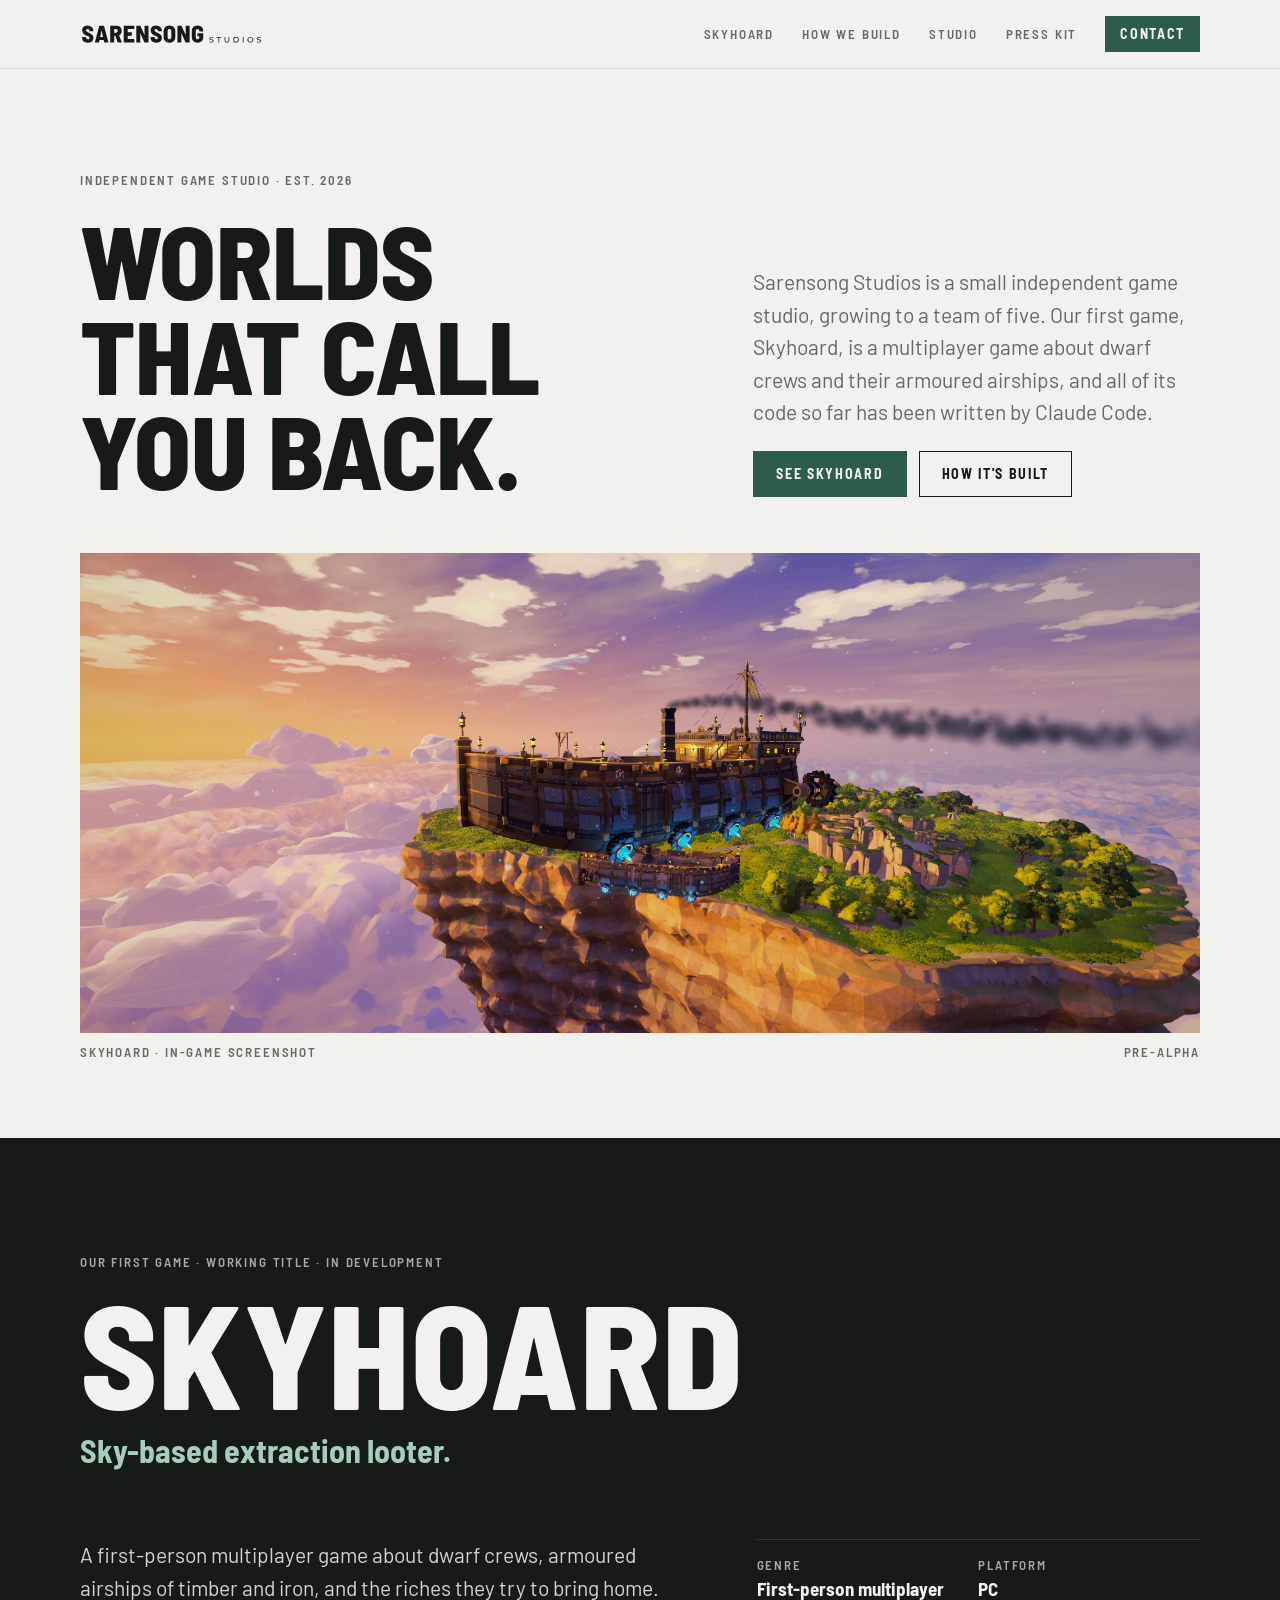
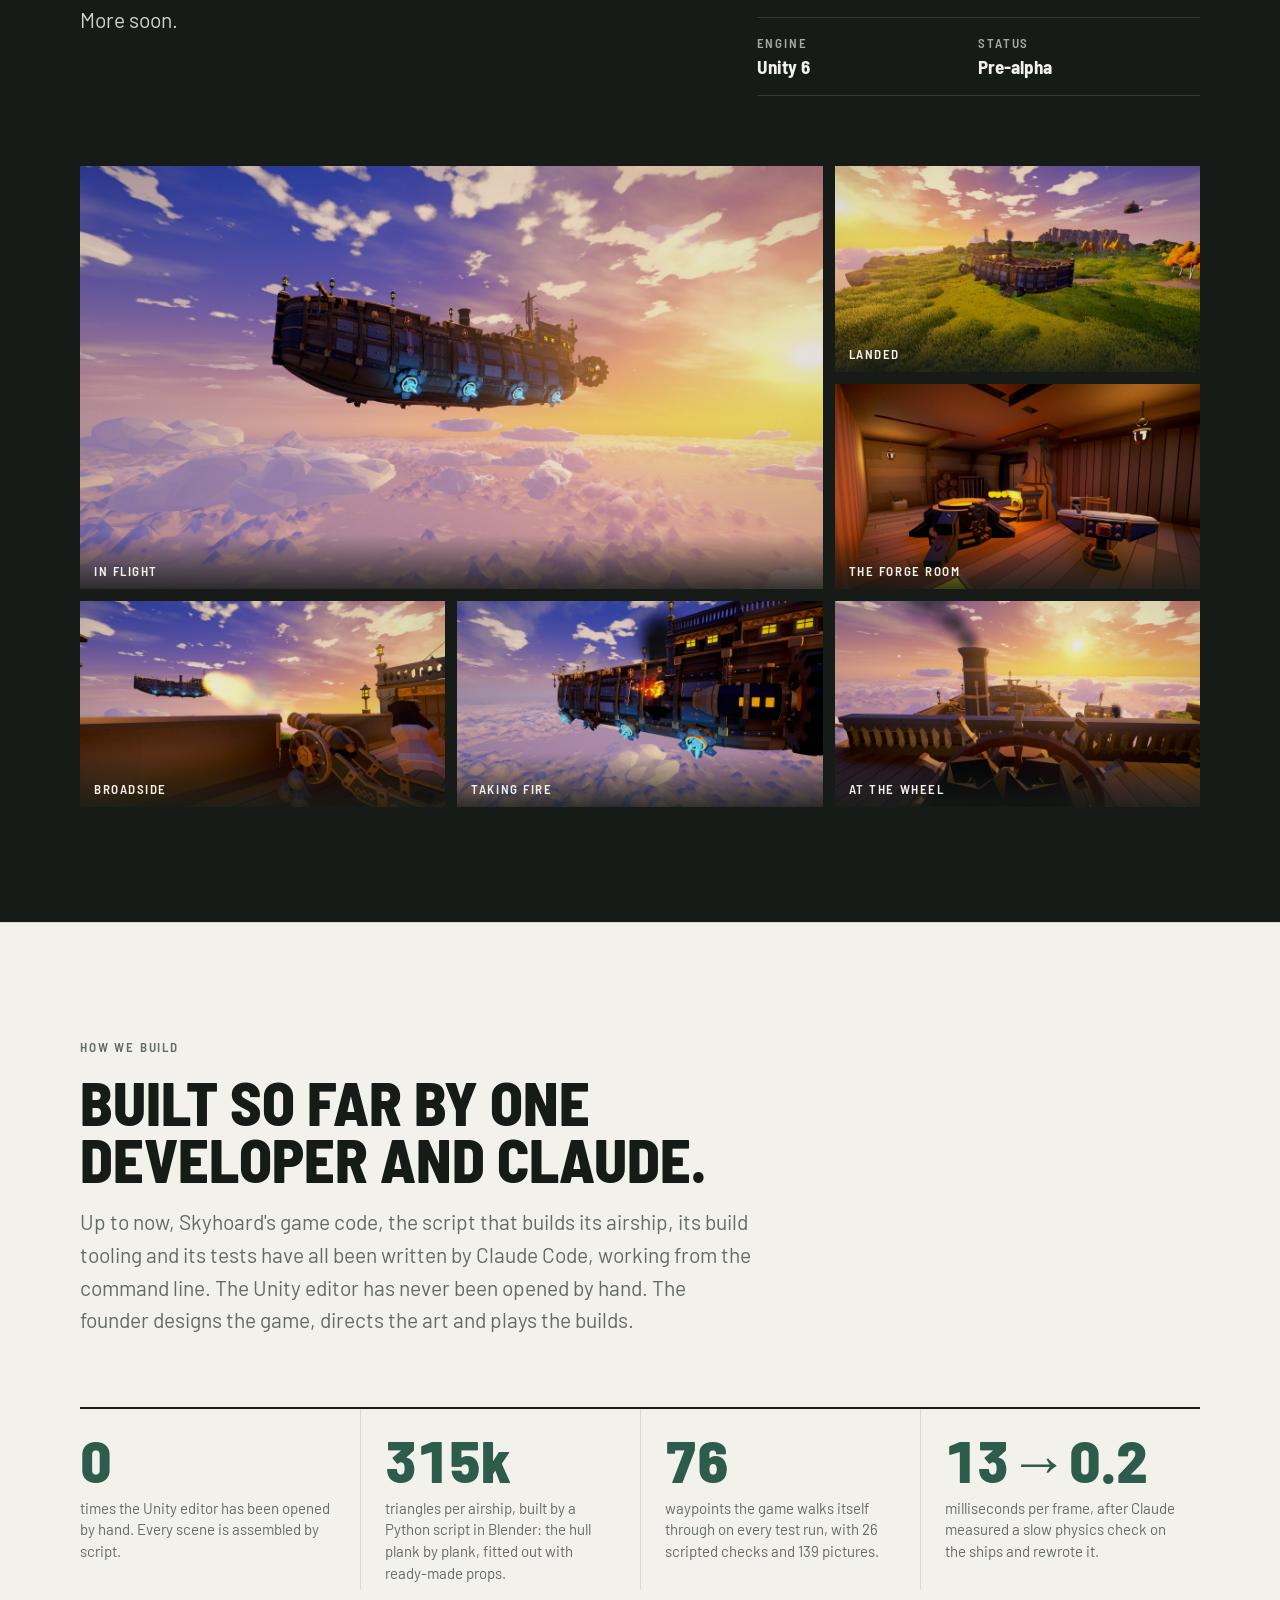
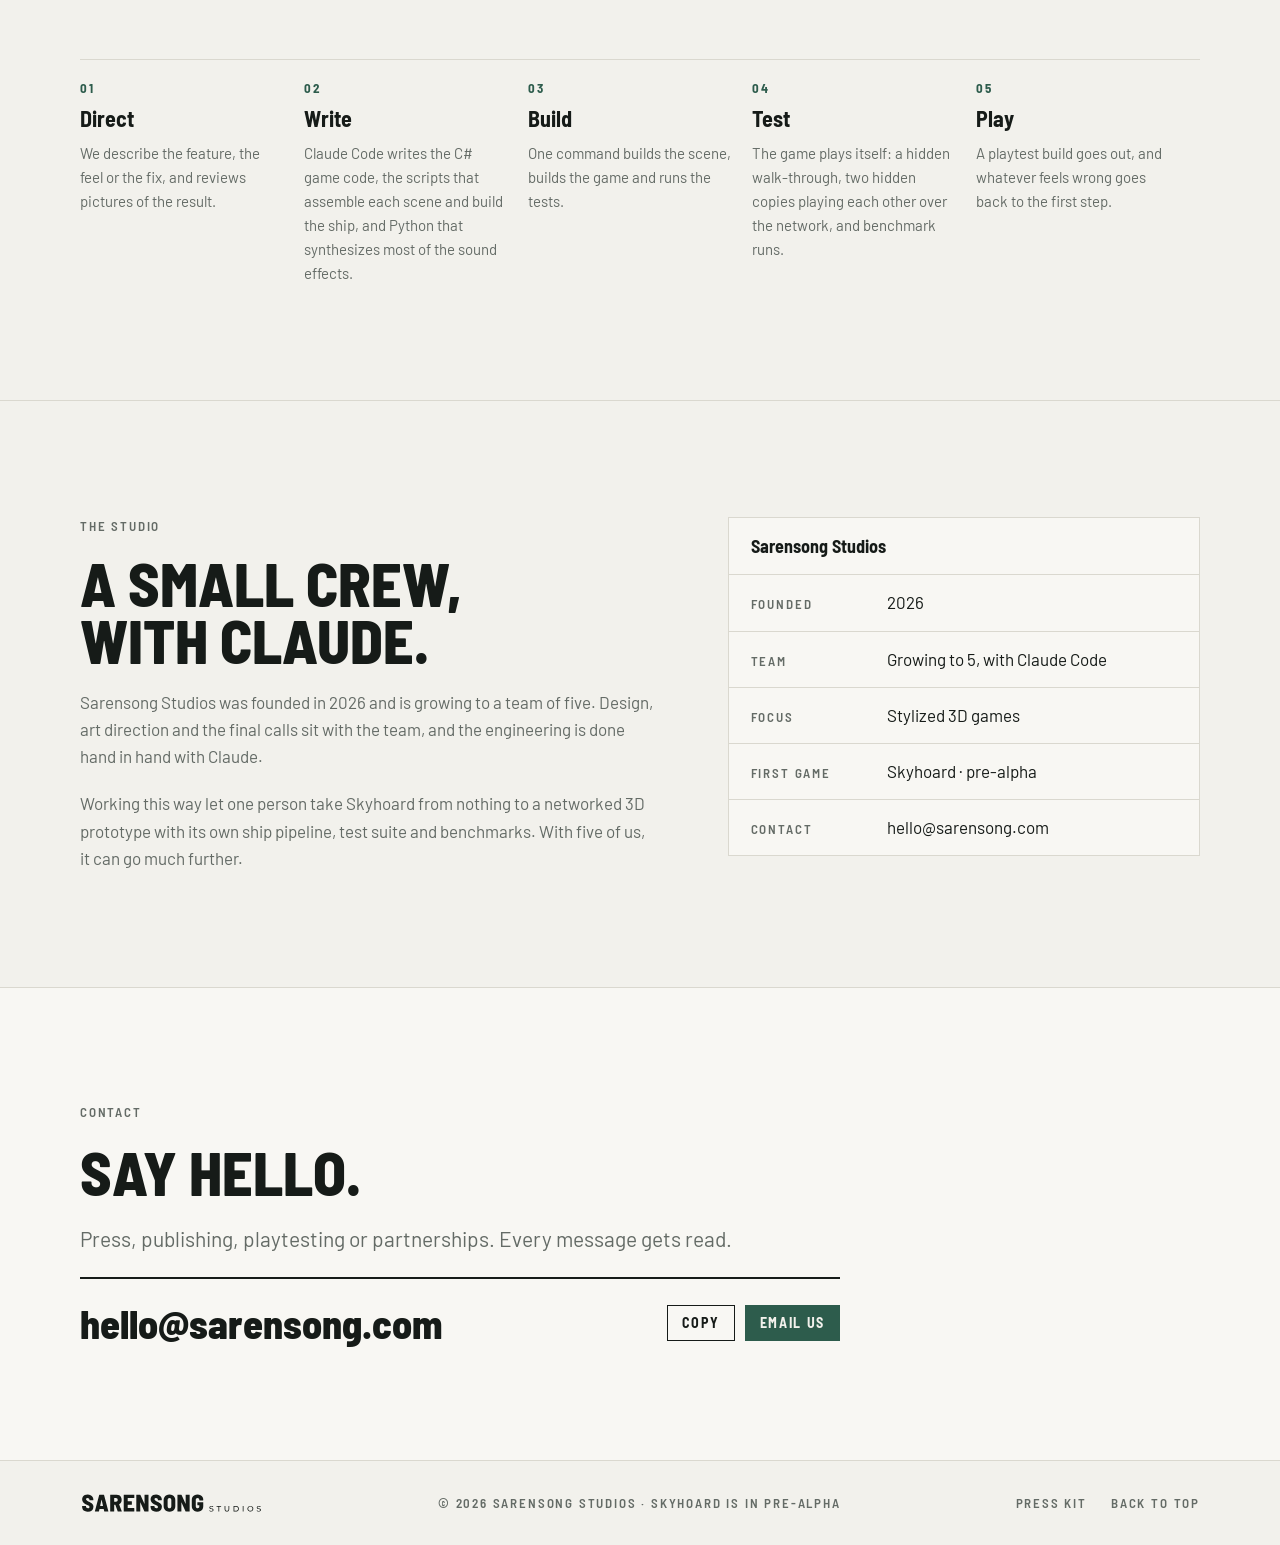
<file: index.html>
<!doctype html>
<html lang="en">
<head>
<meta charset="utf-8">
<meta name="viewport" content="width=device-width, initial-scale=1, viewport-fit=cover">
<title>Sarensong Studios</title>
<meta name="description" content="Sarensong Studios is a small independent game studio. Its first game, Skyhoard, is a first-person multiplayer game about dwarf crews and their armoured airships.">
<meta name="theme-color" content="#F2F1EC">
<meta property="og:type" content="website">
<meta property="og:title" content="Sarensong Studios">
<meta property="og:description" content="A small game studio, built with Claude. Now making Skyhoard.">
<meta property="og:image" content="https://sarensong.com/brand/social/og-1200x630.jpg">
<meta property="og:url" content="https://sarensong.com/">
<link rel="canonical" href="https://sarensong.com/">
<meta name="twitter:card" content="summary_large_image">
<link rel="icon" href="assets/favicon.svg" type="image/svg+xml">
<link rel="preconnect" href="https://fonts.googleapis.com">
<link rel="preconnect" href="https://fonts.gstatic.com" crossorigin>
<link rel="stylesheet" href="https://fonts.googleapis.com/css2?family=Barlow+Semi+Condensed:wght@600;700;800&family=Barlow:wght@400;500;600&display=swap">
<link rel="stylesheet" href="assets/site.css">
</head>
<body>
<a class="skip" href="#main">Skip to content</a>

<nav class="nav" aria-label="Main">
  <div class="wrap">
    <a class="brand" href="#top"><img src="brand/logo/sarensong-inline-ink.svg" alt="Sarensong Studios" width="238" height="20"></a>
    <div class="nav-links">
      <a href="#skyhoard">Skyhoard</a>
      <a href="#pipeline">How we build</a>
      <a href="#studio">Studio</a>
      <a href="press.html">Press kit</a>
      <a class="btn btn-pine btn-sm" href="#contact">Contact</a>
    </div>
  </div>
</nav>

<header class="hero" id="top">
  <div class="wrap">
    <div class="hero-top">
      <div>
        <p class="label">Independent game studio · Est. 2026</p>
        <h1>Worlds that call you back.</h1>
      </div>
      <div class="hero-copy">
        <p class="lede">Sarensong Studios is a small independent game studio, growing to a team of five. Our first game, Skyhoard, is a multiplayer game about dwarf crews and their armoured airships, and all of its code so far has been written by Claude Code.</p>
        <div class="cta-row">
          <a class="btn btn-pine" href="#skyhoard">See Skyhoard</a>
          <a class="btn btn-line" href="#pipeline">How it's built</a>
        </div>
      </div>
    </div>
    <figure class="shot-hero">
      <img src="assets/skyhoard/over-island.jpg" alt="A forgeship flying low over the rim of a floating island at sunset, with a second ship below" width="1600" height="900">
      <figcaption><span class="label">Skyhoard · in-game screenshot</span><span class="label">Pre-alpha</span></figcaption>
    </figure>
  </div>
</header>

<main id="main">
  <section class="section night" id="skyhoard" aria-labelledby="skyhoard-title">
    <div class="wrap">
      <div class="game-head">
        <p class="label">Our first game · Working title · In development</p>
        <h2 id="skyhoard-title" class="game-title">Skyhoard</h2>
        <p class="game-tagline">Sky-based extraction looter.</p>
      </div>

      <div class="game-intro">
        <p class="lede">A first-person multiplayer game about dwarf crews, armoured airships of timber and iron, and the riches they try to bring home. More soon.</p>
        <dl class="facts">
          <div><dt class="label">Genre</dt><dd>First-person multiplayer</dd></div>
          <div><dt class="label">Platform</dt><dd>PC</dd></div>
          <div><dt class="label">Engine</dt><dd>Unity 6</dd></div>
          <div><dt class="label">Status</dt><dd>Pre-alpha</dd></div>
        </dl>
      </div>

      <div class="gallery" aria-label="Skyhoard screenshots">
        <figure class="big"><a href="assets/skyhoard/in-flight.jpg"><img src="assets/skyhoard/in-flight.jpg" alt="An armoured airship in flight above the clouds, lift crystals glowing along her hull" width="1600" height="900"><figcaption>In flight</figcaption></a></figure>
        <figure><a href="assets/skyhoard/landed.jpg"><img src="assets/skyhoard/landed.jpg" alt="An airship landed on an island meadow with her ramp lowered" width="1600" height="900" loading="lazy"><figcaption>Landed</figcaption></a></figure>
        <figure><a href="assets/skyhoard/forge.jpg"><img src="assets/skyhoard/forge.jpg" alt="The forge room below deck: a glowing smelter, forge and anvil" width="1600" height="900" loading="lazy"><figcaption>The forge room</figcaption></a></figure>
        <figure><a href="assets/skyhoard/gun-fired.jpg"><img src="assets/skyhoard/gun-fired.jpg" alt="A cannon firing from the gun deck" width="1600" height="900" loading="lazy"><figcaption>Broadside</figcaption></a></figure>
        <figure><a href="assets/skyhoard/burning.jpg"><img src="assets/skyhoard/burning.jpg" alt="An airship with a hull section on fire" width="1600" height="900" loading="lazy"><figcaption>Taking fire</figcaption></a></figure>
        <figure><a href="assets/skyhoard/at-the-wheel.jpg"><img src="assets/skyhoard/at-the-wheel.jpg" alt="First-person view from the ship's wheel at sunset" width="1600" height="900" loading="lazy"><figcaption>At the wheel</figcaption></a></figure>
      </div>
    </div>
  </section>

  <section class="section" id="pipeline" aria-labelledby="pipeline-title">
    <div class="wrap">
      <div class="section-head">
        <p class="label">How we build</p>
        <h2 id="pipeline-title">Built so far by one developer and Claude.</h2>
        <p class="lede">Up to now, Skyhoard's game code, the script that builds its airship, its build tooling and its tests have all been written by Claude Code, working from the command line. The Unity editor has never been opened by hand. The founder designs the game, directs the art and plays the builds.</p>
      </div>

      <dl class="stats">
        <div><dt>times the Unity editor has been opened by hand. Every scene is assembled by script.</dt><dd>0</dd></div>
        <div><dt>triangles per airship, built by a Python script in Blender: the hull plank by plank, fitted out with ready-made props.</dt><dd>315k</dd></div>
        <div><dt>waypoints the game walks itself through on every test run, with 26 scripted checks and 139 pictures.</dt><dd>76</dd></div>
        <div><dt>milliseconds per frame, after Claude measured a slow physics check on the ships and rewrote it.</dt><dd>13→0.2</dd></div>
      </dl>

      <ol class="steps">
        <li><h3>Direct</h3><p>We describe the feature, the feel or the fix, and reviews pictures of the result.</p></li>
        <li><h3>Write</h3><p>Claude Code writes the C# game code, the scripts that assemble each scene and build the ship, and Python that synthesizes most of the sound effects.</p></li>
        <li><h3>Build</h3><p>One command builds the scene, builds the game and runs the tests.</p></li>
        <li><h3>Test</h3><p>The game plays itself: a hidden walk-through, two hidden copies playing each other over the network, and benchmark runs.</p></li>
        <li><h3>Play</h3><p>A playtest build goes out, and whatever feels wrong goes back to the first step.</p></li>
      </ol>
    </div>
  </section>

  <section class="section" id="studio" aria-labelledby="studio-title">
    <div class="wrap studio-grid">
      <div class="studio-copy">
        <p class="label">The studio</p>
        <h2 id="studio-title">A small crew, with Claude.</h2>
        <p>Sarensong Studios was founded in 2026 and is growing to a team of five. Design, art direction and the final calls sit with the team, and the engineering is done hand in hand with Claude.</p>
        <p>Working this way let one person take Skyhoard from nothing to a networked 3D prototype with its own ship pipeline, test suite and benchmarks. With five of us, it can go much further.</p>
      </div>
      <div class="spec">
        <h3>Sarensong Studios</h3>
        <dl>
          <div><dt class="label">Founded</dt><dd>2026</dd></div>
          <div><dt class="label">Team</dt><dd>Growing to 5, with Claude Code</dd></div>
          <div><dt class="label">Focus</dt><dd>Stylized 3D games</dd></div>
          <div><dt class="label">First game</dt><dd>Skyhoard · pre-alpha</dd></div>
          <div><dt class="label">Contact</dt><dd>hello@sarensong.com</dd></div>
        </dl>
      </div>
    </div>
  </section>

  <section class="section contact" id="contact" aria-labelledby="contact-title">
    <div class="wrap">
      <p class="label">Contact</p>
      <h2 id="contact-title">Say hello.</h2>
      <p class="lede">Press, publishing, playtesting or partnerships. Every message gets read.</p>
      <div class="email-box">
        <span class="email" id="email">hello@sarensong.com</span>
        <span class="email-actions">
          <button class="btn btn-line btn-sm" data-copy="email" type="button" aria-live="polite">Copy</button>
          <a class="btn btn-pine btn-sm" href="mailto:hello@sarensong.com">Email us</a>
        </span>
      </div>
    </div>
  </section>
</main>

<footer class="foot">
  <div class="wrap">
    <a class="brand" href="#top"><img src="brand/logo/sarensong-inline-ink.svg" alt="Sarensong Studios" width="238" height="20"></a>
    <p class="label">© 2026 Sarensong Studios · Skyhoard is in pre-alpha</p>
    <span class="foot-links"><a class="label" href="press.html">Press kit</a><a class="label" href="#top">Back to top</a></span>
  </div>
</footer>

<script src="assets/site.js"></script>
</body>
</html>
</file>
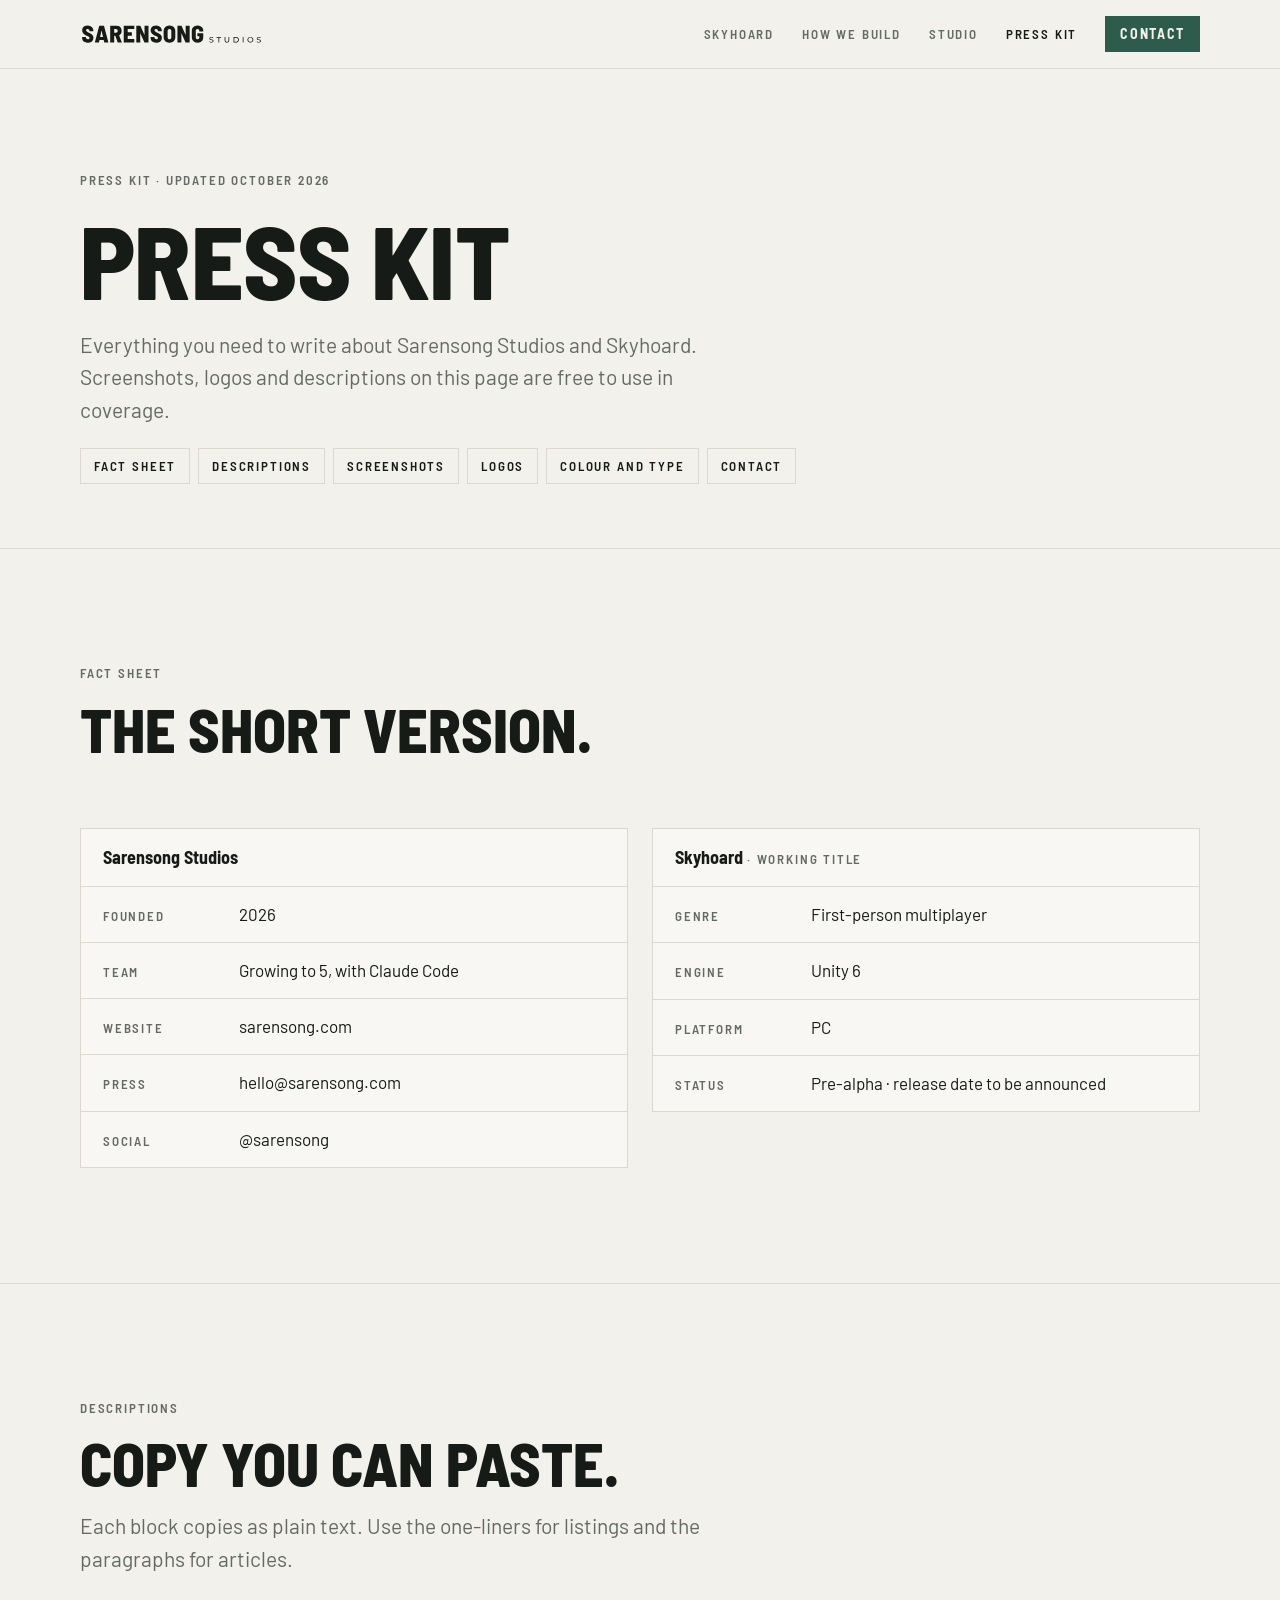
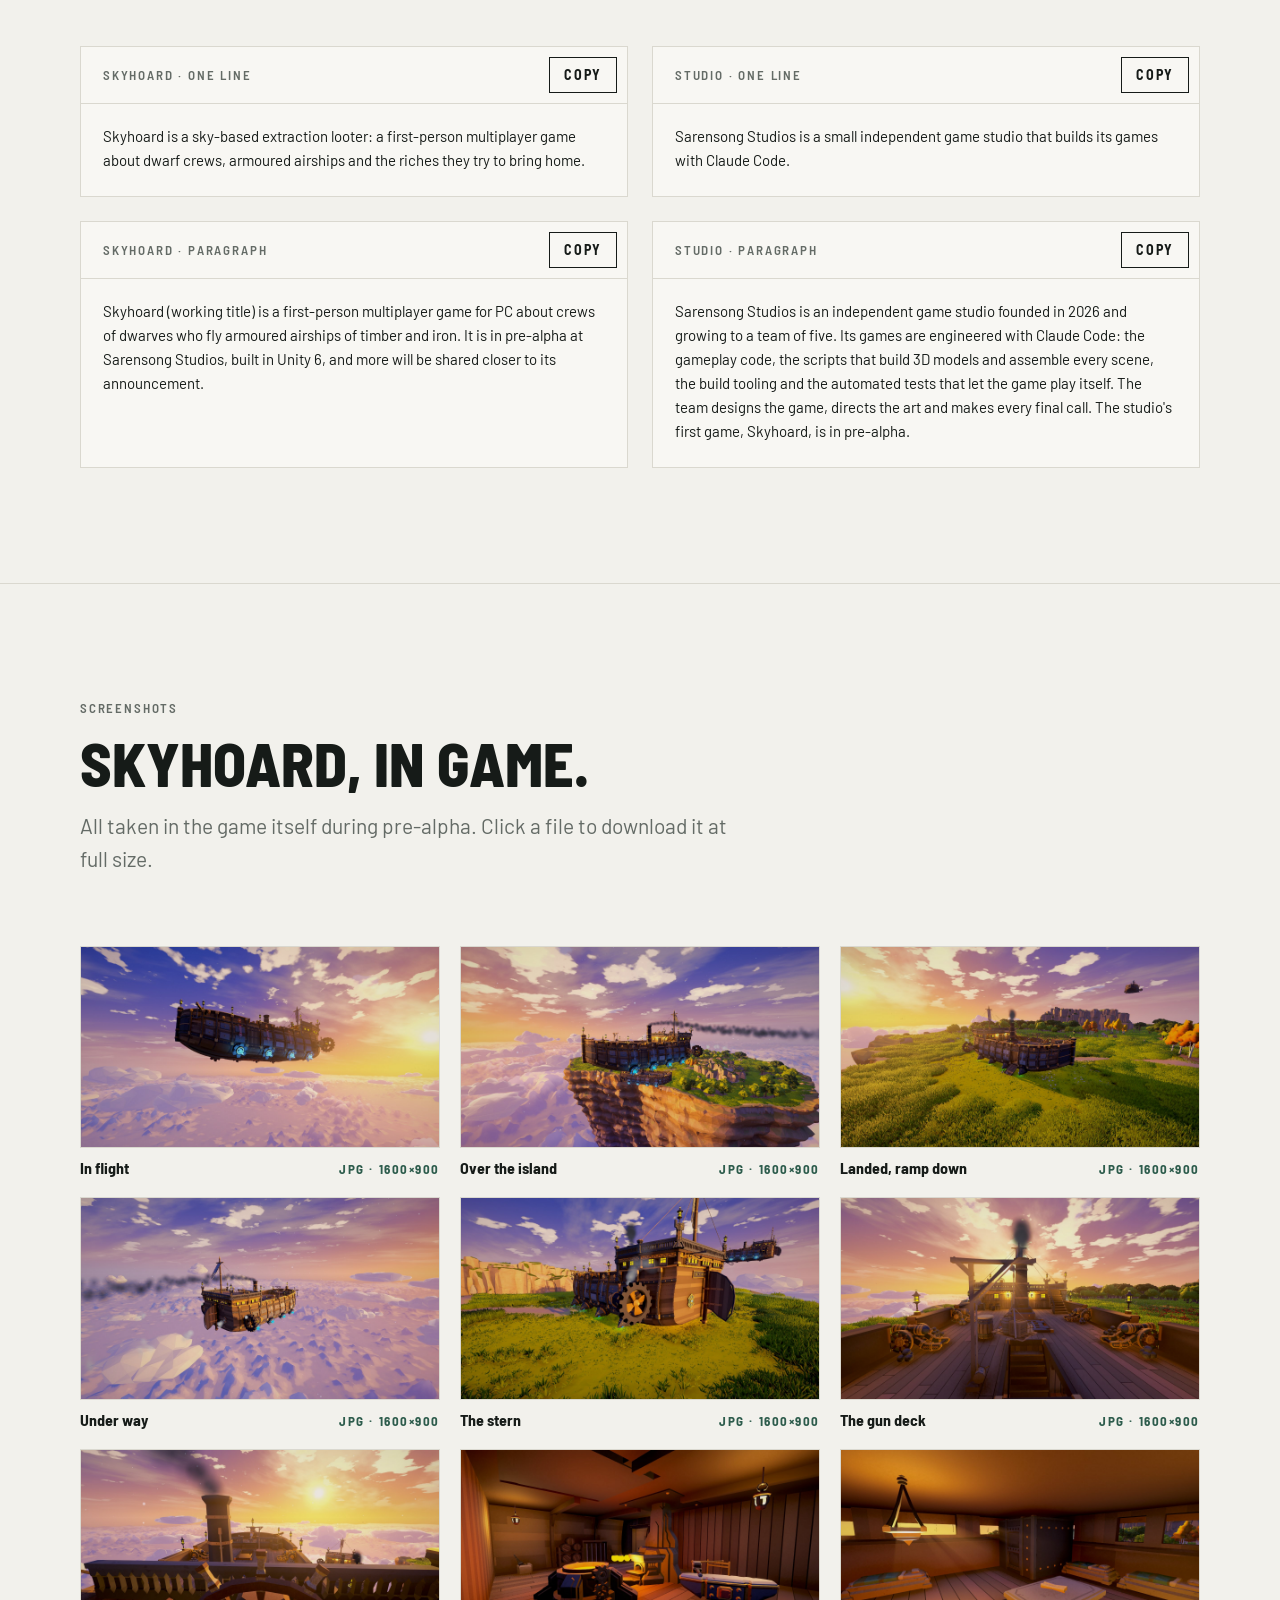
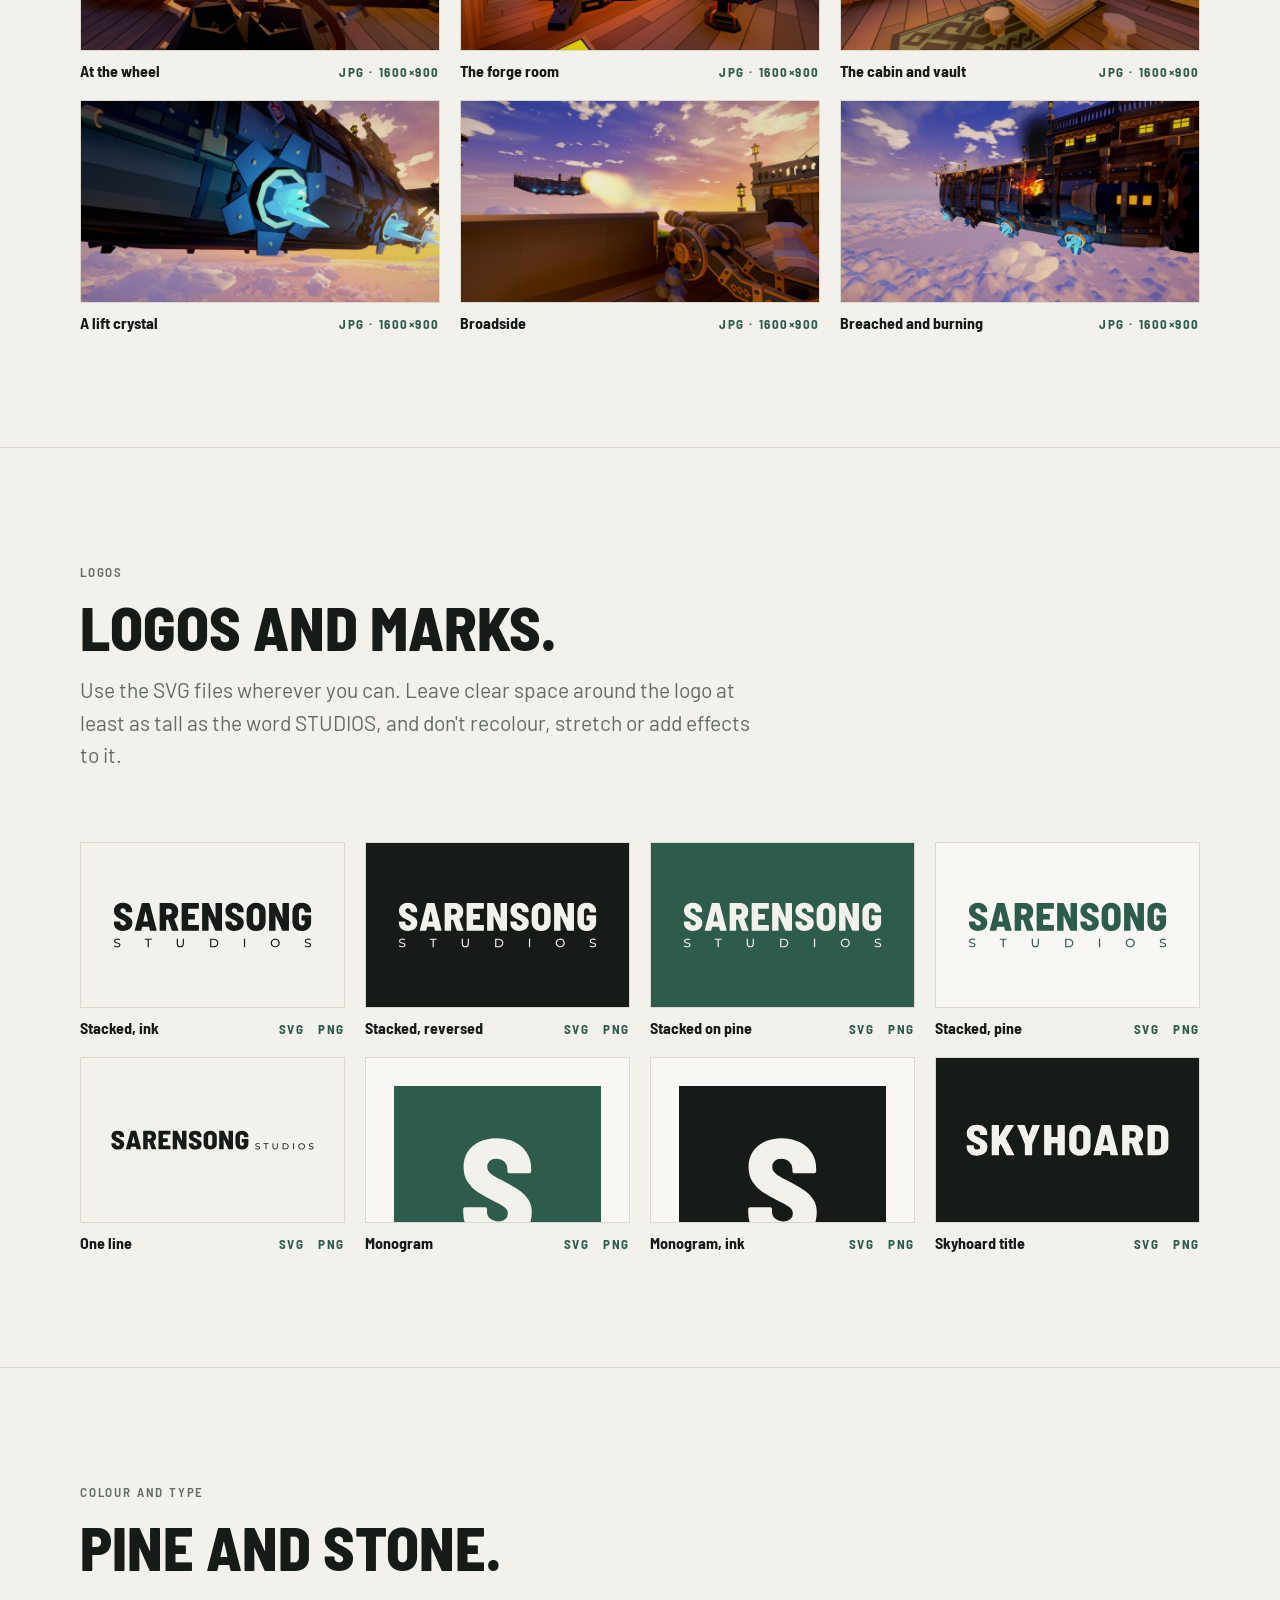
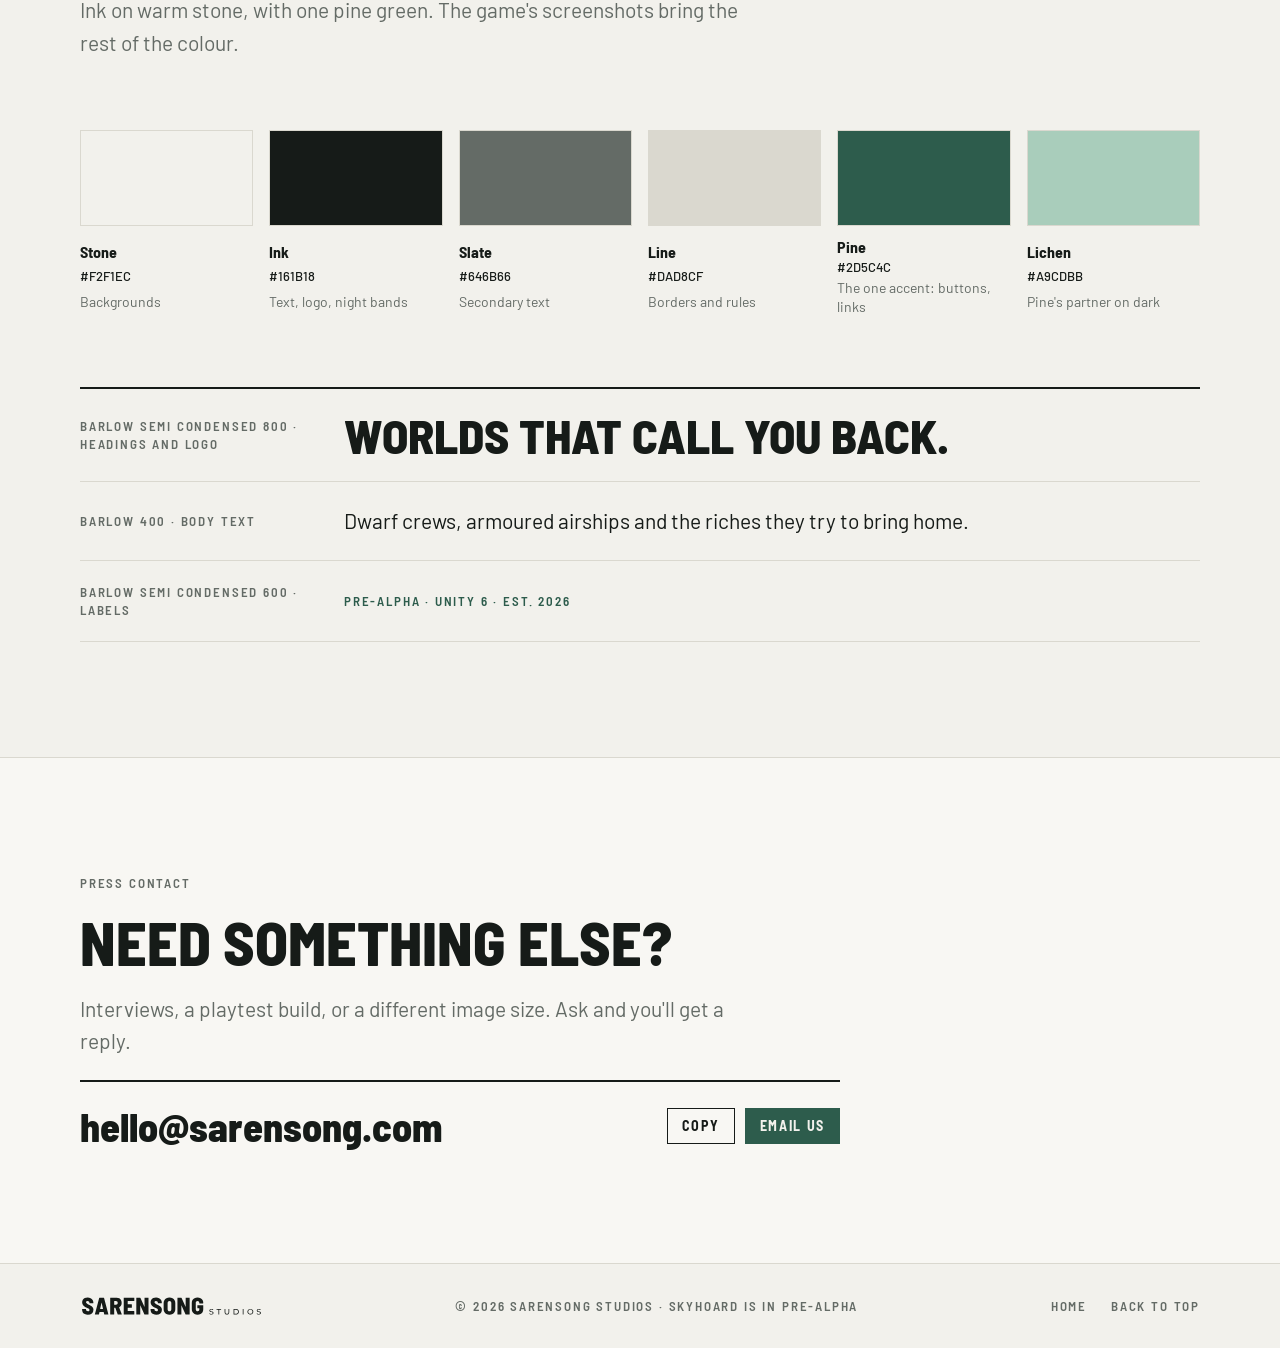
<file: press.html>
<!doctype html>
<html lang="en">
<head>
<meta charset="utf-8">
<meta name="viewport" content="width=device-width, initial-scale=1, viewport-fit=cover">
<title>Sarensong Press Kit</title>
<meta name="description" content="Press kit for Sarensong Studios and Skyhoard: fact sheet, descriptions, screenshots, logos, colours and contact.">
<meta name="theme-color" content="#F2F1EC">
<meta property="og:type" content="website">
<meta property="og:title" content="Sarensong Studios press kit">
<meta property="og:description" content="Fact sheet, screenshots and logos for Sarensong Studios and Skyhoard.">
<meta property="og:image" content="https://sarensong.com/brand/social/skyhoard-card-1920x1080.jpg">
<meta property="og:url" content="https://sarensong.com/press.html">
<link rel="canonical" href="https://sarensong.com/press.html">
<meta name="twitter:card" content="summary_large_image">
<link rel="icon" href="assets/favicon.svg" type="image/svg+xml">
<link rel="preconnect" href="https://fonts.googleapis.com">
<link rel="preconnect" href="https://fonts.gstatic.com" crossorigin>
<link rel="stylesheet" href="https://fonts.googleapis.com/css2?family=Barlow+Semi+Condensed:wght@600;700;800&family=Barlow:wght@400;500;600&display=swap">
<link rel="stylesheet" href="assets/site.css">
</head>
<body>
<a class="skip" href="#main">Skip to content</a>

<nav class="nav" aria-label="Main">
  <div class="wrap">
    <a class="brand" href="index.html"><img src="brand/logo/sarensong-inline-ink.svg" alt="Sarensong Studios home" width="238" height="20"></a>
    <div class="nav-links">
      <a href="index.html#skyhoard">Skyhoard</a>
      <a href="index.html#pipeline">How we build</a>
      <a href="index.html#studio">Studio</a>
      <a href="press.html" aria-current="page">Press kit</a>
      <a class="btn btn-pine btn-sm" href="#contact">Contact</a>
    </div>
  </div>
</nav>

<header class="page-head" id="top">
  <div class="wrap">
    <p class="label">Press kit · Updated October 2026</p>
    <h1>Press kit</h1>
    <p class="lede">Everything you need to write about Sarensong Studios and Skyhoard. Screenshots, logos and descriptions on this page are free to use in coverage.</p>
    <nav class="toc" aria-label="On this page">
      <a href="#facts">Fact sheet</a>
      <a href="#descriptions">Descriptions</a>
      <a href="#screenshots">Screenshots</a>
      <a href="#logos">Logos</a>
      <a href="#colour">Colour and type</a>
      <a href="#contact">Contact</a>
    </nav>
  </div>
</header>

<main id="main">
  <section class="section" id="facts" aria-labelledby="facts-title">
    <div class="wrap">
      <div class="section-head">
        <p class="label">Fact sheet</p>
        <h2 id="facts-title">The short version.</h2>
      </div>
      <div class="fact-grid">
        <div class="spec">
          <h3>Sarensong Studios</h3>
          <dl>
            <div><dt class="label">Founded</dt><dd>2026</dd></div>
            <div><dt class="label">Team</dt><dd>Growing to 5, with Claude Code</dd></div>
            <div><dt class="label">Website</dt><dd>sarensong.com</dd></div>
            <div><dt class="label">Press</dt><dd>hello@sarensong.com</dd></div>
            <div><dt class="label">Social</dt><dd>@sarensong</dd></div>
          </dl>
        </div>
        <div class="spec">
          <h3>Skyhoard <span class="label">· working title</span></h3>
          <dl>
            <div><dt class="label">Genre</dt><dd>First-person multiplayer</dd></div>
                        <div><dt class="label">Engine</dt><dd>Unity 6</dd></div>
            <div><dt class="label">Platform</dt><dd>PC</dd></div>
            <div><dt class="label">Status</dt><dd>Pre-alpha · release date to be announced</dd></div>
          </dl>
        </div>
      </div>
    </div>
  </section>

  <section class="section" id="descriptions" aria-labelledby="descriptions-title">
    <div class="wrap">
      <div class="section-head">
        <p class="label">Descriptions</p>
        <h2 id="descriptions-title">Copy you can paste.</h2>
        <p class="lede">Each block copies as plain text. Use the one-liners for listings and the paragraphs for articles.</p>
      </div>
      <div class="copy-grid">
        <article class="copy-block">
          <header><h3 class="label">Skyhoard · one line</h3><button class="btn btn-line btn-sm" type="button" data-copy="copy-game-short" aria-live="polite">Copy</button></header>
          <div class="copy-text" id="copy-game-short"><p>Skyhoard is a sky-based extraction looter: a first-person multiplayer game about dwarf crews, armoured airships and the riches they try to bring home.</p></div>
        </article>
        <article class="copy-block">
          <header><h3 class="label">Studio · one line</h3><button class="btn btn-line btn-sm" type="button" data-copy="copy-studio-short" aria-live="polite">Copy</button></header>
          <div class="copy-text" id="copy-studio-short"><p>Sarensong Studios is a small independent game studio that builds its games with Claude Code.</p></div>
        </article>
        <article class="copy-block">
          <header><h3 class="label">Skyhoard · paragraph</h3><button class="btn btn-line btn-sm" type="button" data-copy="copy-game-long" aria-live="polite">Copy</button></header>
          <div class="copy-text" id="copy-game-long"><p>Skyhoard (working title) is a first-person multiplayer game for PC about crews of dwarves who fly armoured airships of timber and iron. It is in pre-alpha at Sarensong Studios, built in Unity 6, and more will be shared closer to its announcement.</p></div>
        </article>
        <article class="copy-block">
          <header><h3 class="label">Studio · paragraph</h3><button class="btn btn-line btn-sm" type="button" data-copy="copy-studio-long" aria-live="polite">Copy</button></header>
          <div class="copy-text" id="copy-studio-long"><p>Sarensong Studios is an independent game studio founded in 2026 and growing to a team of five. Its games are engineered with Claude Code: the gameplay code, the scripts that build 3D models and assemble every scene, the build tooling and the automated tests that let the game play itself. The team designs the game, directs the art and makes every final call. The studio's first game, Skyhoard, is in pre-alpha.</p></div>
        </article>
      </div>
    </div>
  </section>

  <section class="section" id="screenshots" aria-labelledby="screenshots-title">
    <div class="wrap">
      <div class="section-head">
        <p class="label">Screenshots</p>
        <h2 id="screenshots-title">Skyhoard, in game.</h2>
        <p class="lede">All taken in the game itself during pre-alpha. Click a file to download it at full size.</p>
      </div>
      <div class="tile-grid">
        <figure class="tile">
          <div class="tile-preview photo bg-ink"><img src="assets/skyhoard/in-flight.jpg" alt="Skyhoard screenshot: in flight" width="1600" height="900" loading="lazy"></div>
          <figcaption class="tile-meta"><strong>In flight</strong><span class="tile-links"><a href="assets/skyhoard/in-flight.jpg" download>JPG · 1600×900</a></span></figcaption>
        </figure>
        <figure class="tile">
          <div class="tile-preview photo bg-ink"><img src="assets/skyhoard/over-island.jpg" alt="Skyhoard screenshot: over the island" width="1600" height="900" loading="lazy"></div>
          <figcaption class="tile-meta"><strong>Over the island</strong><span class="tile-links"><a href="assets/skyhoard/over-island.jpg" download>JPG · 1600×900</a></span></figcaption>
        </figure>
        <figure class="tile">
          <div class="tile-preview photo bg-ink"><img src="assets/skyhoard/landed.jpg" alt="Skyhoard screenshot: landed, ramp down" width="1600" height="900" loading="lazy"></div>
          <figcaption class="tile-meta"><strong>Landed, ramp down</strong><span class="tile-links"><a href="assets/skyhoard/landed.jpg" download>JPG · 1600×900</a></span></figcaption>
        </figure>
        <figure class="tile">
          <div class="tile-preview photo bg-ink"><img src="assets/skyhoard/under-way.jpg" alt="Skyhoard screenshot: under way" width="1600" height="900" loading="lazy"></div>
          <figcaption class="tile-meta"><strong>Under way</strong><span class="tile-links"><a href="assets/skyhoard/under-way.jpg" download>JPG · 1600×900</a></span></figcaption>
        </figure>
        <figure class="tile">
          <div class="tile-preview photo bg-ink"><img src="assets/skyhoard/stern-quarter.jpg" alt="Skyhoard screenshot: the stern" width="1600" height="900" loading="lazy"></div>
          <figcaption class="tile-meta"><strong>The stern</strong><span class="tile-links"><a href="assets/skyhoard/stern-quarter.jpg" download>JPG · 1600×900</a></span></figcaption>
        </figure>
        <figure class="tile">
          <div class="tile-preview photo bg-ink"><img src="assets/skyhoard/gun-deck.jpg" alt="Skyhoard screenshot: the gun deck" width="1600" height="900" loading="lazy"></div>
          <figcaption class="tile-meta"><strong>The gun deck</strong><span class="tile-links"><a href="assets/skyhoard/gun-deck.jpg" download>JPG · 1600×900</a></span></figcaption>
        </figure>
        <figure class="tile">
          <div class="tile-preview photo bg-ink"><img src="assets/skyhoard/at-the-wheel.jpg" alt="Skyhoard screenshot: at the wheel" width="1600" height="900" loading="lazy"></div>
          <figcaption class="tile-meta"><strong>At the wheel</strong><span class="tile-links"><a href="assets/skyhoard/at-the-wheel.jpg" download>JPG · 1600×900</a></span></figcaption>
        </figure>
        <figure class="tile">
          <div class="tile-preview photo bg-ink"><img src="assets/skyhoard/forge.jpg" alt="Skyhoard screenshot: the forge room" width="1600" height="900" loading="lazy"></div>
          <figcaption class="tile-meta"><strong>The forge room</strong><span class="tile-links"><a href="assets/skyhoard/forge.jpg" download>JPG · 1600×900</a></span></figcaption>
        </figure>
        <figure class="tile">
          <div class="tile-preview photo bg-ink"><img src="assets/skyhoard/cabin.jpg" alt="Skyhoard screenshot: the cabin and vault" width="1600" height="900" loading="lazy"></div>
          <figcaption class="tile-meta"><strong>The cabin and vault</strong><span class="tile-links"><a href="assets/skyhoard/cabin.jpg" download>JPG · 1600×900</a></span></figcaption>
        </figure>
        <figure class="tile">
          <div class="tile-preview photo bg-ink"><img src="assets/skyhoard/crystal.jpg" alt="Skyhoard screenshot: a lift crystal" width="1600" height="900" loading="lazy"></div>
          <figcaption class="tile-meta"><strong>A lift crystal</strong><span class="tile-links"><a href="assets/skyhoard/crystal.jpg" download>JPG · 1600×900</a></span></figcaption>
        </figure>
        <figure class="tile">
          <div class="tile-preview photo bg-ink"><img src="assets/skyhoard/gun-fired.jpg" alt="Skyhoard screenshot: broadside" width="1600" height="900" loading="lazy"></div>
          <figcaption class="tile-meta"><strong>Broadside</strong><span class="tile-links"><a href="assets/skyhoard/gun-fired.jpg" download>JPG · 1600×900</a></span></figcaption>
        </figure>
        <figure class="tile">
          <div class="tile-preview photo bg-ink"><img src="assets/skyhoard/burning.jpg" alt="Skyhoard screenshot: breached and burning" width="1600" height="900" loading="lazy"></div>
          <figcaption class="tile-meta"><strong>Breached and burning</strong><span class="tile-links"><a href="assets/skyhoard/burning.jpg" download>JPG · 1600×900</a></span></figcaption>
        </figure>
      </div>
    </div>
  </section>

  <section class="section" id="logos" aria-labelledby="logos-title">
    <div class="wrap">
      <div class="section-head">
        <p class="label">Logos</p>
        <h2 id="logos-title">Logos and marks.</h2>
        <p class="lede">Use the SVG files wherever you can. Leave clear space around the logo at least as tall as the word STUDIOS, and don't recolour, stretch or add effects to it.</p>
      </div>
      <div class="tile-grid four">
        <figure class="tile">
          <div class="tile-preview bg-paper"><img src="brand/logo/sarensong-stacked-ink.svg" alt="Stacked, ink"></div>
          <figcaption class="tile-meta"><strong>Stacked, ink</strong><span class="tile-links"><a href="brand/logo/sarensong-stacked-ink.svg" download>SVG</a><a href="brand/logo/png/sarensong-stacked-ink.png" download>PNG</a></span></figcaption>
        </figure>
        <figure class="tile">
          <div class="tile-preview bg-ink"><img src="brand/logo/sarensong-stacked-paper.svg" alt="Stacked, reversed"></div>
          <figcaption class="tile-meta"><strong>Stacked, reversed</strong><span class="tile-links"><a href="brand/logo/sarensong-stacked-paper.svg" download>SVG</a><a href="brand/logo/png/sarensong-stacked-paper.png" download>PNG</a></span></figcaption>
        </figure>
        <figure class="tile">
          <div class="tile-preview bg-pine"><img src="brand/logo/sarensong-stacked-paper.svg" alt="Stacked on pine"></div>
          <figcaption class="tile-meta"><strong>Stacked on pine</strong><span class="tile-links"><a href="brand/logo/sarensong-stacked-paper.svg" download>SVG</a><a href="brand/logo/png/sarensong-stacked-paper.png" download>PNG</a></span></figcaption>
        </figure>
        <figure class="tile">
          <div class="tile-preview bg-paper-2"><img src="brand/logo/sarensong-stacked-pine.svg" alt="Stacked, pine"></div>
          <figcaption class="tile-meta"><strong>Stacked, pine</strong><span class="tile-links"><a href="brand/logo/sarensong-stacked-pine.svg" download>SVG</a><a href="brand/logo/png/sarensong-stacked-pine.png" download>PNG</a></span></figcaption>
        </figure>
        <figure class="tile">
          <div class="tile-preview bg-paper"><img src="brand/logo/sarensong-inline-ink.svg" alt="One line"></div>
          <figcaption class="tile-meta"><strong>One line</strong><span class="tile-links"><a href="brand/logo/sarensong-inline-ink.svg" download>SVG</a><a href="brand/logo/png/sarensong-inline-ink.png" download>PNG</a></span></figcaption>
        </figure>
        <figure class="tile">
          <div class="tile-preview bg-paper-2"><img src="brand/logo/sarensong-monogram-pine.svg" alt="Monogram"></div>
          <figcaption class="tile-meta"><strong>Monogram</strong><span class="tile-links"><a href="brand/logo/sarensong-monogram-pine.svg" download>SVG</a><a href="brand/logo/png/sarensong-monogram-pine.png" download>PNG</a></span></figcaption>
        </figure>
        <figure class="tile">
          <div class="tile-preview bg-paper-2"><img src="brand/logo/sarensong-monogram-ink.svg" alt="Monogram, ink"></div>
          <figcaption class="tile-meta"><strong>Monogram, ink</strong><span class="tile-links"><a href="brand/logo/sarensong-monogram-ink.svg" download>SVG</a><a href="brand/logo/png/sarensong-monogram-ink.png" download>PNG</a></span></figcaption>
        </figure>
        <figure class="tile">
          <div class="tile-preview bg-ink"><img src="brand/logo/skyhoard-title-paper.svg" alt="Skyhoard title"></div>
          <figcaption class="tile-meta"><strong>Skyhoard title</strong><span class="tile-links"><a href="brand/logo/skyhoard-title-paper.svg" download>SVG</a><a href="brand/logo/png/skyhoard-title-paper.png" download>PNG</a></span></figcaption>
        </figure>
      </div>
    </div>
  </section>

  <section class="section" id="colour" aria-labelledby="colour-title">
    <div class="wrap">
      <div class="section-head">
        <p class="label">Colour and type</p>
        <h2 id="colour-title">Pine and stone.</h2>
        <p class="lede">Ink on warm stone, with one pine green. The game's screenshots bring the rest of the colour.</p>
      </div>
      <div class="swatches">
        <div class="swatch"><i style="background:var(--paper)"></i><strong>Stone</strong><code>#F2F1EC</code><span>Backgrounds</span></div>
        <div class="swatch"><i style="background:var(--ink)"></i><strong>Ink</strong><code>#161B18</code><span>Text, logo, night bands</span></div>
        <div class="swatch"><i style="background:var(--mist)"></i><strong>Slate</strong><code>#646B66</code><span>Secondary text</span></div>
        <div class="swatch"><i style="background:var(--rule)"></i><strong>Line</strong><code>#DAD8CF</code><span>Borders and rules</span></div>
        <div class="swatch"><i style="background:var(--pine)"></i><strong>Pine</strong><code>#2D5C4C</code><span>The one accent: buttons, links</span></div>
        <div class="swatch"><i style="background:var(--lichen)"></i><strong>Lichen</strong><code>#A9CDBB</code><span>Pine's partner on dark</span></div>
      </div>
      <div class="specimens">
        <div class="specimen"><p class="label">Barlow Semi Condensed 800 · headings and logo</p><p class="sample s-head">Worlds that call you back.</p></div>
        <div class="specimen"><p class="label">Barlow 400 · body text</p><p class="sample s-body">Dwarf crews, armoured airships and the riches they try to bring home.</p></div>
        <div class="specimen"><p class="label">Barlow Semi Condensed 600 · labels</p><p class="sample s-label">Pre-alpha · Unity 6 · Est. 2026</p></div>
      </div>
    </div>
  </section>

  <section class="section contact" id="contact" aria-labelledby="contact-title">
    <div class="wrap">
      <p class="label">Press contact</p>
      <h2 id="contact-title">Need something else?</h2>
      <p class="lede">Interviews, a playtest build, or a different image size. Ask and you'll get a reply.</p>
      <div class="email-box">
        <span class="email" id="email">hello@sarensong.com</span>
        <span class="email-actions">
          <button class="btn btn-line btn-sm" data-copy="email" type="button" aria-live="polite">Copy</button>
          <a class="btn btn-pine btn-sm" href="mailto:hello@sarensong.com?subject=Press%20enquiry">Email us</a>
        </span>
      </div>
    </div>
  </section>
</main>

<footer class="foot">
  <div class="wrap">
    <a class="brand" href="index.html"><img src="brand/logo/sarensong-inline-ink.svg" alt="Sarensong Studios home" width="238" height="20"></a>
    <p class="label">© 2026 Sarensong Studios · Skyhoard is in pre-alpha</p>
    <span class="foot-links"><a class="label" href="index.html">Home</a><a class="label" href="#top">Back to top</a></span>
  </div>
</footer>

<script src="assets/site.js"></script>
</body>
</html>
</file>
<file: assets/site.css>
/* Layout: Nordic paper. Ink type on warm stone, one pine accent, and the game's own screenshots as the only colour. Night bands frame the game. */
:root {
  color-scheme: light;
  --paper: #F2F1EC;
  --paper-2: #F8F7F3;
  --ink: #161B18;
  --mist: #646B66;
  --rule: #DAD8CF;
  --pine: #2D5C4C;
  --pine-deep: #234A3D;
  --lichen: #A9CDBB;
  --night: #161B18;
  --night-2: #1E2521;
  --night-rule: #323A35;
  --night-mist: #A3ABA5;

  --head: "Barlow Semi Condensed", "Arial Narrow", "Roboto Condensed", sans-serif;
  --body: "Barlow", "Segoe UI", system-ui, -apple-system, sans-serif;

  --t-label: 0.8125rem;
  --t-sm: 0.9375rem;
  --t-md: 1.0625rem;
  --t-lg: clamp(1.125rem, 1.05rem + 0.35vw, 1.3125rem);
  --t-h3: 1.375rem;
  --t-h2: clamp(2.125rem, 1.35rem + 3vw, 3.75rem);
  --t-h1: clamp(3rem, 1.5rem + 6.2vw, 6.75rem);

  --gutter: clamp(16px, 4vw, 40px);
  --max: 1200px;
  --section: clamp(72px, 9vw, 128px);
}

* { box-sizing: border-box; }
html { scroll-behavior: smooth; scroll-padding-top: 84px; }
@media (prefers-reduced-motion: reduce) { html { scroll-behavior: auto; } }
body {
  margin: 0;
  background: var(--paper);
  color: var(--ink);
  font-family: var(--body);
  font-size: var(--t-md);
  line-height: 1.6;
  -webkit-font-smoothing: antialiased;
}
h1, h2, h3, h4, p, dl, dd, figure, ol, ul { margin: 0; }
ol, ul { padding: 0; list-style: none; }
img { max-width: 100%; display: block; }
a { color: inherit; }
::selection { background: var(--lichen); color: var(--ink); }
:focus-visible { outline: 2px solid var(--pine); outline-offset: 3px; }

.wrap { width: 100%; max-width: var(--max); margin-inline: auto; padding-inline: var(--gutter); }

.skip {
  position: absolute; left: var(--gutter); top: -60px; z-index: 50;
  background: var(--pine); color: var(--paper); padding: 10px 14px;
  font: 700 var(--t-label) var(--head); text-transform: uppercase; letter-spacing: 0.12em;
}
.skip:focus { top: 12px; }

/* Type */
.label {
  font-family: var(--head); font-weight: 600; font-size: var(--t-label);
  letter-spacing: 0.14em; text-transform: uppercase; color: var(--mist); line-height: 1.4;
}
h1, h2, h3 { font-family: var(--head); text-wrap: balance; }
h1 { font-size: var(--t-h1); font-weight: 800; line-height: 0.92; text-transform: uppercase; letter-spacing: -0.005em; }
h2 { font-size: var(--t-h2); font-weight: 800; line-height: 0.95; text-transform: uppercase; }
h3 { font-size: var(--t-h3); font-weight: 700; line-height: 1.15; }
.lede { font-size: var(--t-lg); color: var(--mist); max-width: 56ch; line-height: 1.55; }

/* Buttons */
.btn {
  display: inline-flex; align-items: center; justify-content: center; gap: 10px;
  font: 700 0.875rem/1 var(--head); letter-spacing: 0.12em; text-transform: uppercase; text-decoration: none;
  padding: 15px 22px; border: 1.5px solid transparent; cursor: pointer; background: none; color: inherit;
  transition: background-color .15s ease, color .15s ease, border-color .15s ease;
}
.btn-pine { background: var(--pine); border-color: var(--pine); color: var(--paper); }
.btn-pine:hover { background: var(--pine-deep); border-color: var(--pine-deep); }
.btn-line { border-color: var(--ink); color: var(--ink); }
.btn-line:hover { background: var(--ink); color: var(--paper); }
.btn-sm { padding: 10px 14px; }

/* Nav */
.nav {
  position: sticky; top: env(safe-area-inset-top, 0px); z-index: 20;
  background: var(--paper); border-bottom: 1px solid var(--rule);
}
.nav .wrap { display: flex; align-items: center; justify-content: space-between; gap: 24px; min-height: 68px; }
.brand { display: block; line-height: 0; }
.brand img { height: 20px; width: auto; }
.nav-links { display: flex; align-items: center; gap: 28px; }
.nav-links a:not(.btn) {
  font: 600 var(--t-label) var(--head); letter-spacing: 0.14em; text-transform: uppercase;
  color: var(--mist); text-decoration: none;
}
.nav-links a:not(.btn):hover, .nav-links a[aria-current="page"] { color: var(--ink); }
@media (max-width: 820px) { .nav-links a:not(.btn) { display: none; } }

/* Hero */
.hero { padding-block: clamp(56px, 8vw, 104px) clamp(48px, 6vw, 80px); }
.hero .wrap { display: grid; gap: clamp(32px, 5vw, 56px); }
.hero-top { display: grid; grid-template-columns: minmax(0, 7fr) minmax(0, 5fr); gap: 24px 48px; align-items: end; }
.hero-top > div { display: grid; gap: 22px; }
.hero-copy { display: grid; gap: 24px; justify-items: start; }
.cta-row { display: flex; flex-wrap: wrap; gap: 12px; }
.shot-hero { display: grid; gap: 10px; }
.shot-hero img { width: 100%; height: auto; aspect-ratio: 21 / 9; object-fit: cover; object-position: center 60%; }
.shot-hero figcaption { display: flex; justify-content: space-between; gap: 16px; flex-wrap: wrap; }
@media (max-width: 860px) {
  .hero-top { grid-template-columns: 1fr; }
  .shot-hero img { aspect-ratio: 16 / 10; }
}

/* Sections */
.section { padding-block: var(--section); border-top: 1px solid var(--rule); }
.section > .wrap { display: grid; gap: clamp(40px, 5.5vw, 72px); }
.section-head { display: grid; gap: 18px; max-width: 780px; }

/* Night band (the game) */
.night { background: var(--night); color: var(--paper); border-top: 0; }
.night .label { color: var(--night-mist); }
.night .lede, .night p { color: var(--night-mist); }
.night h3, .night strong, .night dd { color: var(--paper); }
.night .btn-line { border-color: var(--paper); color: var(--paper); }
.night .btn-line:hover { background: var(--paper); color: var(--night); }
.night :focus-visible { outline-color: var(--lichen); }

.game-head { display: grid; gap: 20px; }
.game-title { font-size: clamp(3.75rem, 1.6rem + 9.5vw, 9.5rem); line-height: 0.82; letter-spacing: 0.01em; }
.game-tagline { font: 700 clamp(1.375rem, 1.1rem + 1.2vw, 2rem)/1.15 var(--head); text-wrap: balance; }
.night .game-tagline { color: var(--lichen); }
.game-intro { display: grid; grid-template-columns: minmax(0, 7fr) minmax(0, 5fr); gap: 32px 56px; align-items: start; }
.game-intro .lede { color: var(--paper); opacity: 0.86; }
.facts { display: grid; grid-template-columns: repeat(2, minmax(0, 1fr)); border-top: 1px solid var(--night-rule); }
.facts div { display: grid; gap: 4px; padding: 16px 0; border-bottom: 1px solid var(--night-rule); min-width: 0; }
.facts div:nth-child(odd) { padding-right: 16px; }
.facts dd { font: 700 1.1875rem/1.2 var(--head); }
@media (max-width: 860px) { .game-intro { grid-template-columns: 1fr; } }

.gallery { display: grid; grid-template-columns: repeat(3, minmax(0, 1fr)); gap: 12px; }
.gallery figure { display: grid; min-width: 0; }
.gallery a { display: block; position: relative; overflow: hidden; background: var(--night-2); height: 100%; }
.gallery img { width: 100%; height: 100%; aspect-ratio: 16 / 9; object-fit: cover; transition: transform .4s ease; }
.gallery a:hover img { transform: scale(1.03); }
.gallery .big { grid-column: span 2; grid-row: span 2; }
.gallery .big img { aspect-ratio: auto; }
.gallery figcaption {
  position: absolute; left: 0; right: 0; bottom: 0; padding: 28px 14px 10px;
  background: linear-gradient(0deg, rgba(22, 27, 24, 0.82), rgba(22, 27, 24, 0));
  font: 600 var(--t-label) var(--head); letter-spacing: 0.12em; text-transform: uppercase; color: var(--paper);
}
@media (max-width: 860px) {
  .gallery { grid-template-columns: repeat(2, minmax(0, 1fr)); }
  .gallery .big { grid-column: 1 / -1; grid-row: auto; }
  .gallery .big img { aspect-ratio: 16 / 9; }
}
@media (prefers-reduced-motion: reduce) { .gallery img { transition: none; } .gallery a:hover img { transform: none; } }

/* How we build */
.stats { display: grid; grid-template-columns: repeat(4, minmax(0, 1fr)); border-top: 2px solid var(--ink); }
.stats div { display: grid; gap: 10px; align-content: start; padding: 22px 24px 4px 0; min-width: 0; }
.stats div + div { padding-left: 24px; border-left: 1px solid var(--rule); }
.stats dt { order: 2; color: var(--mist); font-size: var(--t-sm); line-height: 1.45; }
.stats dd { order: 1; font: 800 clamp(2.5rem, 1.8rem + 2.4vw, 3.75rem)/0.95 var(--head); color: var(--pine); font-variant-numeric: tabular-nums; }
@media (max-width: 960px) {
  .stats { grid-template-columns: repeat(2, minmax(0, 1fr)); }
  .stats div:nth-child(3) { padding-left: 0; border-left: 0; }
  .stats div:nth-child(n+3) { border-top: 1px solid var(--rule); }
}
@media (max-width: 480px) {
  .stats { grid-template-columns: 1fr; }
  .stats div + div { padding-left: 0; border-left: 0; border-top: 1px solid var(--rule); }
}

.steps { display: grid; grid-template-columns: repeat(5, minmax(0, 1fr)); gap: 0; counter-reset: step; }
.steps li { display: grid; gap: 10px; align-content: start; padding: 20px 20px 0 0; border-top: 1px solid var(--rule); min-width: 0; counter-increment: step; }
.steps li::before { content: counter(step, decimal-leading-zero); font: 700 var(--t-label) var(--head); letter-spacing: 0.14em; color: var(--pine); }
.steps p { color: var(--mist); font-size: var(--t-sm); }
@media (max-width: 960px) {
  .steps { grid-template-columns: 1fr; }
  .steps li { grid-template-columns: 48px minmax(0, 1fr); gap: 4px 12px; padding: 18px 0; }
  .steps li::before { grid-row: span 2; padding-top: 4px; }
}

/* Studio */
.studio-grid { grid-template-columns: minmax(0, 1.1fr) minmax(0, 0.9fr); align-items: start; }
.studio-copy { display: grid; gap: 20px; }
.studio-copy p:not(.label) { color: var(--mist); max-width: 58ch; }
.spec { background: var(--paper-2); border: 1px solid var(--rule); }
.spec h3 { padding: 18px 22px; border-bottom: 1px solid var(--rule); font-size: 1.125rem; }
.spec dl > div { display: grid; grid-template-columns: 120px minmax(0, 1fr); gap: 16px; padding: 14px 22px; align-items: baseline; }
.spec dl > div + div { border-top: 1px solid var(--rule); }
.spec dd { overflow-wrap: anywhere; }
@media (max-width: 860px) { .studio-grid { grid-template-columns: 1fr; } }
@media (max-width: 420px) { .spec dl > div { grid-template-columns: 1fr; gap: 2px; padding: 12px 16px; } }

/* Contact */
.contact { background: var(--paper-2); }
.contact .wrap { justify-items: start; gap: 22px; }
.email-box {
  display: flex; flex-wrap: wrap; align-items: center; gap: 14px 20px;
  padding-top: 22px; border-top: 2px solid var(--ink); width: 100%; max-width: 760px;
}
.email { font: 800 clamp(1.5rem, 1rem + 2.2vw, 2.5rem)/1.1 var(--head); overflow-wrap: anywhere; user-select: all; -webkit-user-select: all; flex: 1 1 auto; min-width: 0; }
.email-actions { display: flex; gap: 10px; flex-wrap: wrap; }

/* Footer */
.foot { border-top: 1px solid var(--rule); padding-block: 32px; }
.foot .wrap { display: flex; flex-wrap: wrap; align-items: center; justify-content: space-between; gap: 18px 32px; }
.foot-links { display: flex; flex-wrap: wrap; gap: 24px; }
.foot a.label { text-decoration: none; }
.foot a.label:hover { color: var(--ink); }

/* Press kit */
.page-head { padding-block: clamp(56px, 8vw, 104px) clamp(40px, 5vw, 64px); }
.page-head .wrap { display: grid; gap: 22px; justify-items: start; }
.toc { display: flex; flex-wrap: wrap; gap: 8px; }
.toc a { font: 600 var(--t-label) var(--head); letter-spacing: 0.14em; text-transform: uppercase; text-decoration: none; color: var(--ink); border: 1px solid var(--rule); padding: 9px 13px; }
.toc a:hover { border-color: var(--ink); }

.fact-grid { display: grid; grid-template-columns: repeat(2, minmax(0, 1fr)); gap: 24px; align-items: start; }
.copy-grid { display: grid; grid-template-columns: repeat(2, minmax(0, 1fr)); gap: 24px; }
.copy-block { border: 1px solid var(--rule); background: var(--paper-2); display: grid; align-content: start; min-width: 0; }
.copy-block header { display: flex; justify-content: space-between; align-items: center; gap: 12px; padding: 10px 10px 10px 22px; border-bottom: 1px solid var(--rule); }
.copy-text { padding: 20px 22px 24px; font-size: var(--t-sm); }
@media (max-width: 860px) { .fact-grid, .copy-grid { grid-template-columns: 1fr; } }

.tile-grid { display: grid; grid-template-columns: repeat(3, minmax(0, 1fr)); gap: 20px; }
.tile-grid.four { grid-template-columns: repeat(4, minmax(0, 1fr)); }
.tile { display: grid; gap: 10px; align-content: start; min-width: 0; }
.tile-preview { aspect-ratio: 16 / 10; max-width: 100%; display: grid; place-items: center; padding: 28px; border: 1px solid var(--rule); overflow: hidden; }
.tile-preview img { max-height: 100%; width: auto; max-width: 100%; }
.tile-preview.photo { padding: 0; aspect-ratio: 16 / 9; }
.tile-preview.photo img { width: 100%; height: 100%; object-fit: cover; max-height: none; }
.bg-paper { background: var(--paper); }
.bg-paper-2 { background: var(--paper-2); }
.bg-ink { background: var(--ink); }
.bg-pine { background: var(--pine); }
.tile-meta { display: flex; flex-wrap: wrap; justify-content: space-between; align-items: baseline; gap: 6px 16px; }
.tile-meta strong { font: 700 1rem var(--head); }
.tile-links { display: flex; gap: 14px; }
.tile-links a { font: 700 var(--t-label) var(--head); letter-spacing: 0.12em; text-transform: uppercase; color: var(--pine); text-decoration: none; }
.tile-links a:hover { text-decoration: underline; text-underline-offset: 3px; }
@media (max-width: 1000px) { .tile-grid, .tile-grid.four { grid-template-columns: repeat(2, minmax(0, 1fr)); } }
@media (max-width: 520px) { .tile-grid, .tile-grid.four { grid-template-columns: 1fr; } }

.swatches { display: grid; grid-template-columns: repeat(6, minmax(0, 1fr)); gap: 16px; }
.swatch { display: grid; gap: 3px; min-width: 0; }
.swatch i { display: block; height: 96px; border: 1px solid var(--rule); margin-bottom: 8px; }
.swatch strong { font: 700 1rem var(--head); }
.swatch code { font: 500 0.8125rem var(--body); user-select: all; -webkit-user-select: all; }
.swatch span { color: var(--mist); font-size: 0.875rem; line-height: 1.4; }
@media (max-width: 760px) { .swatches { grid-template-columns: repeat(2, minmax(0, 1fr)); } }

.specimens { display: grid; border-top: 2px solid var(--ink); }
.specimen { display: grid; grid-template-columns: 240px minmax(0, 1fr); gap: 24px; padding: 22px 0; align-items: center; border-bottom: 1px solid var(--rule); }
.specimen .sample { overflow-wrap: anywhere; }
.s-head { font: 800 clamp(2rem, 1.4rem + 2vw, 3rem)/1 var(--head); text-transform: uppercase; }
.s-body { font-size: var(--t-lg); }
.s-label { font: 600 var(--t-label) var(--head); letter-spacing: 0.14em; text-transform: uppercase; color: var(--pine); }
@media (max-width: 760px) { .specimen { grid-template-columns: 1fr; gap: 8px; } }

@media (prefers-reduced-motion: reduce) { .btn { transition: none; } }
</file>
